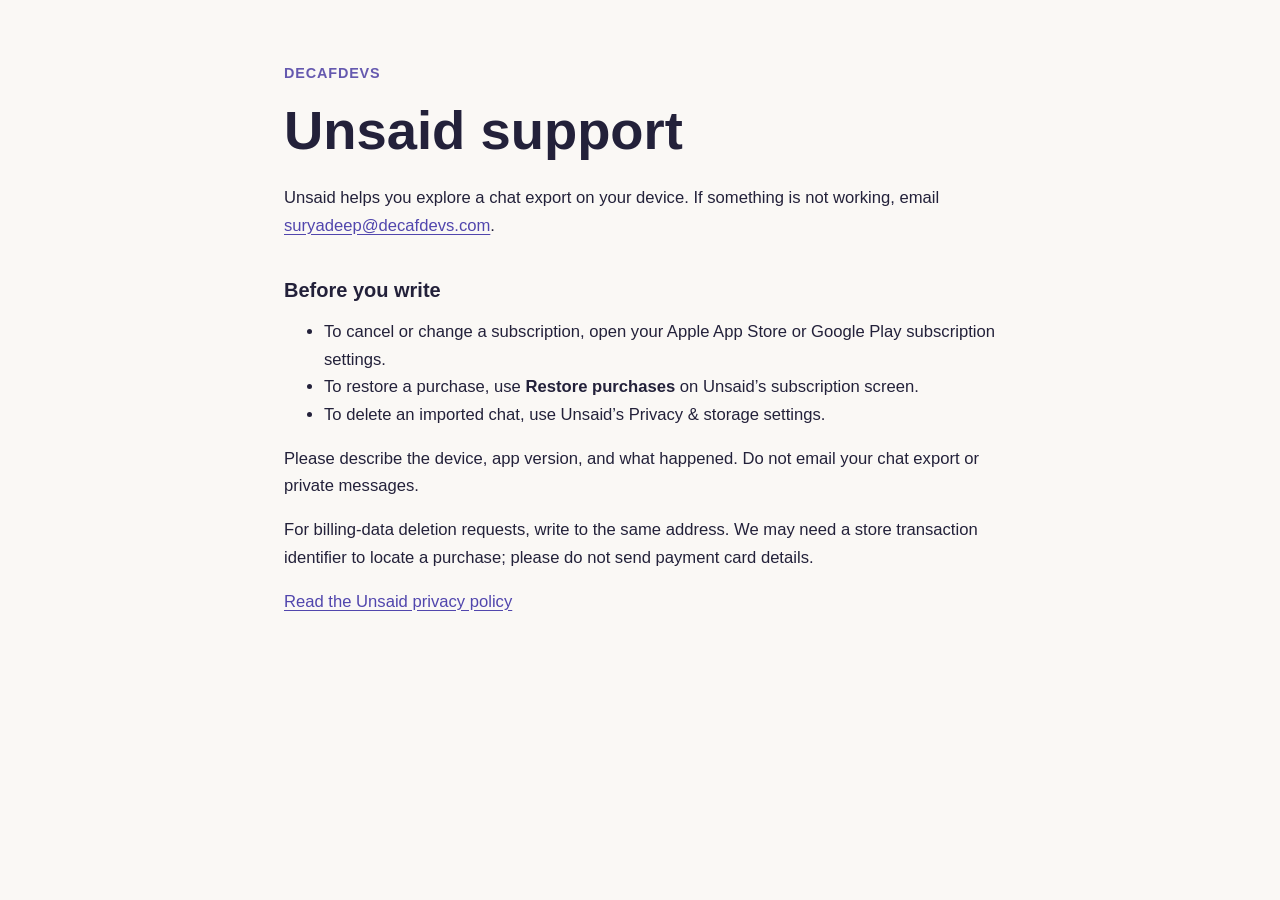
<file: index.html>
<!DOCTYPE html>
<html lang="en">
  <head>
    <meta charset="utf-8" />
    <meta name="viewport" content="width=device-width, initial-scale=1" />
    <meta name="color-scheme" content="light" />
    <title>Unsaid Support — DecafDevs</title>
    <link rel="stylesheet" href="style.css" />
  </head>
  <body>
    <main>
      <p class="eyebrow">DecafDevs</p>
      <h1>Unsaid support</h1>
      <p>
        Unsaid helps you explore a chat export on your device. If something is
        not working, email
        <a href="mailto:suryadeep@decafdevs.com?subject=Unsaid%20support"
          >suryadeep@decafdevs.com</a
        >.
      </p>
      <h2>Before you write</h2>
      <ul>
        <li>
          To cancel or change a subscription, open your Apple App Store or
          Google Play subscription settings.
        </li>
        <li>
          To restore a purchase, use <strong>Restore purchases</strong> on
          Unsaid’s subscription screen.
        </li>
        <li>
          To delete an imported chat, use Unsaid’s Privacy &amp; storage
          settings.
        </li>
      </ul>
      <p>
        Please describe the device, app version, and what happened. Do not email
        your chat export or private messages.
      </p>
      <p>
        For billing-data deletion requests, write to the same address. We may
        need a store transaction identifier to locate a purchase; please do not
        send payment card details.
      </p>
      <p><a href="privacy.html">Read the Unsaid privacy policy</a></p>
    </main>
  </body>
</html>
</file>
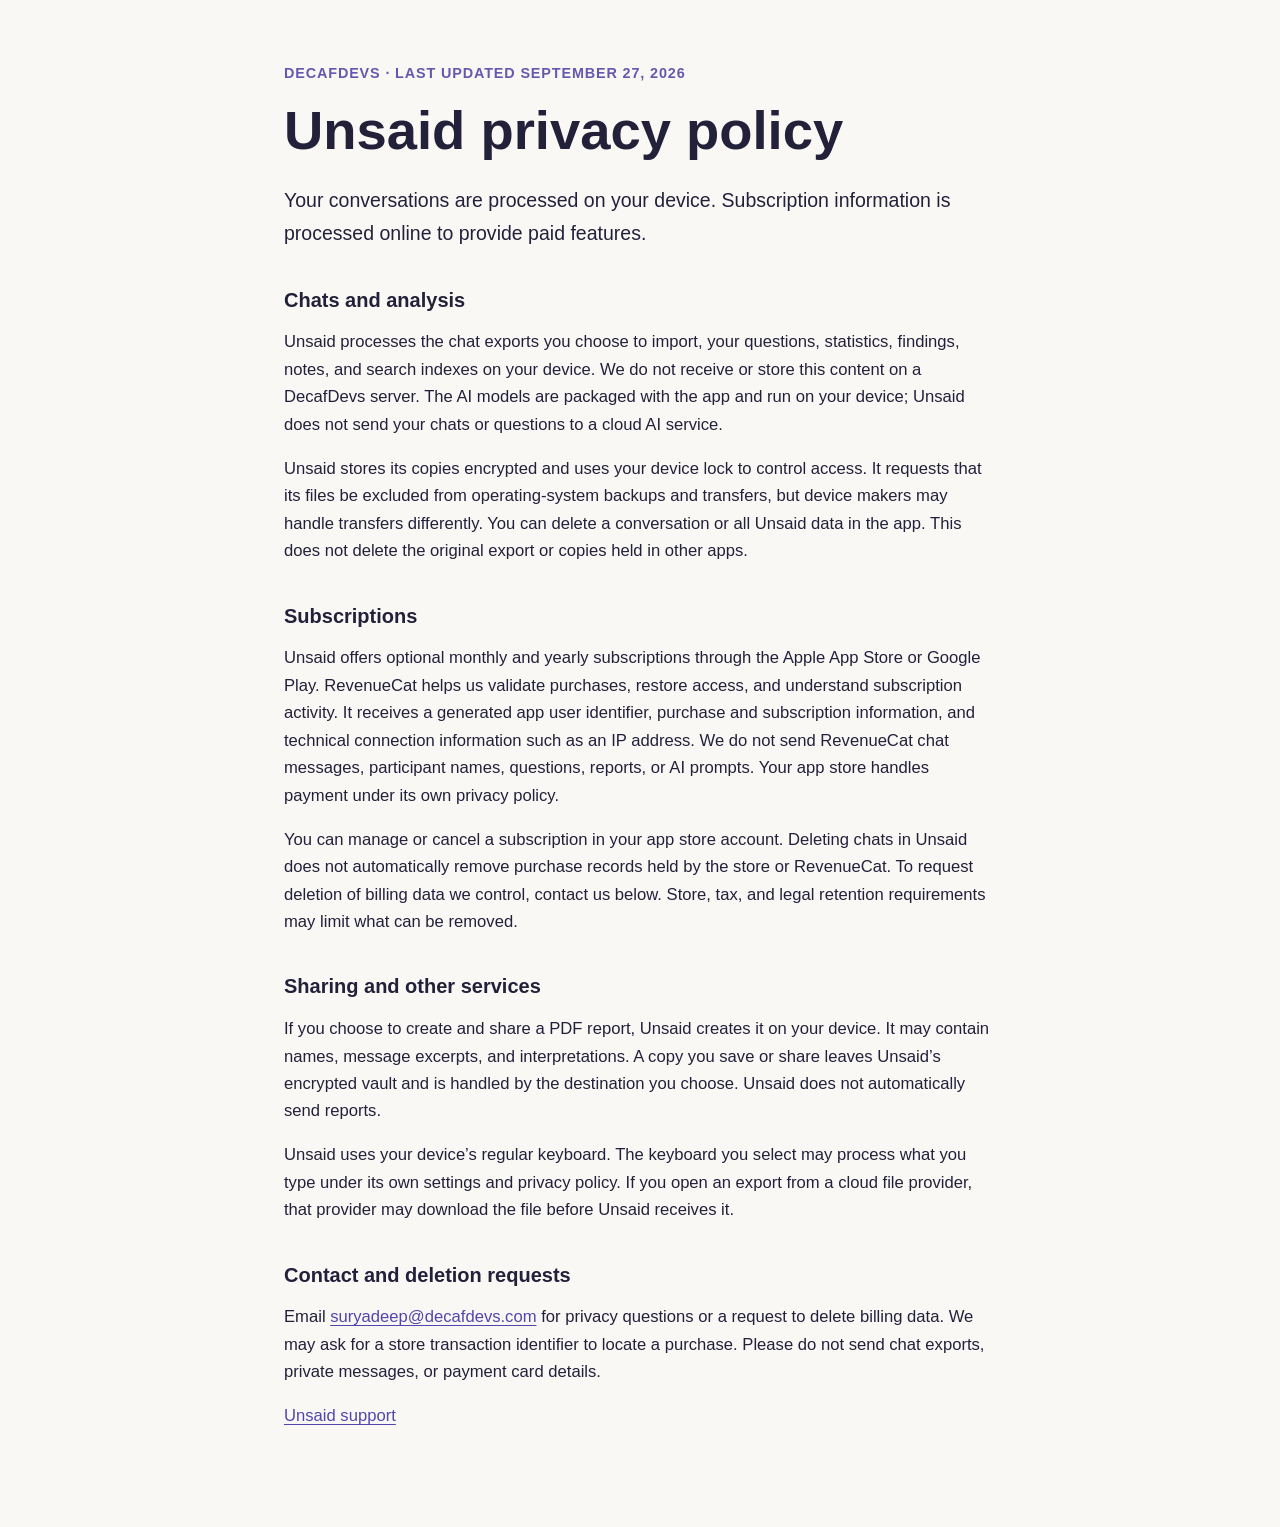
<file: privacy.html>
<!DOCTYPE html>
<html lang="en">
  <head>
    <meta charset="utf-8" />
    <meta name="viewport" content="width=device-width, initial-scale=1" />
    <meta name="color-scheme" content="light" />
    <title>Unsaid Privacy Policy — DecafDevs</title>
    <link rel="stylesheet" href="style.css" />
  </head>
  <body>
    <main>
      <p class="eyebrow">DecafDevs · Last updated September 27, 2026</p>
      <h1>Unsaid privacy policy</h1>
      <p class="lead">
        Your conversations are processed on your device. Subscription information
        is processed online to provide paid features.
      </p>

      <h2>Chats and analysis</h2>
      <p>
        Unsaid processes the chat exports you choose to import, your questions,
        statistics, findings, notes, and search indexes on your device. We do
        not receive or store this content on a DecafDevs server. The AI models
        are packaged with the app and run on your device; Unsaid does not send
        your chats or questions to a cloud AI service.
      </p>
      <p>
        Unsaid stores its copies encrypted and uses your device lock to control
        access. It requests that its files be excluded from operating-system
        backups and transfers, but device makers may handle transfers
        differently. You can delete a conversation or all Unsaid data in the
        app. This does not delete the original export or copies held in other
        apps.
      </p>

      <h2>Subscriptions</h2>
      <p>
        Unsaid offers optional monthly and yearly subscriptions through the
        Apple App Store or Google Play. RevenueCat helps us validate purchases,
        restore access, and understand subscription activity. It receives a
        generated app user identifier, purchase and subscription information,
        and technical connection information such as an IP address. We do not
        send RevenueCat chat messages, participant names, questions, reports, or
        AI prompts. Your app store handles payment under its own privacy policy.
      </p>
      <p>
        You can manage or cancel a subscription in your app store account.
        Deleting chats in Unsaid does not automatically remove purchase records
        held by the store or RevenueCat. To request deletion of billing data we
        control, contact us below. Store, tax, and legal retention requirements
        may limit what can be removed.
      </p>

      <h2>Sharing and other services</h2>
      <p>
        If you choose to create and share a PDF report, Unsaid creates it on
        your device. It may contain names, message excerpts, and interpretations.
        A copy you save or share leaves Unsaid’s encrypted vault and is handled
        by the destination you choose. Unsaid does not automatically send
        reports.
      </p>
      <p>
        Unsaid uses your device’s regular keyboard. The keyboard you select may
        process what you type under its own settings and privacy policy. If you
        open an export from a cloud file provider, that provider may download
        the file before Unsaid receives it.
      </p>

      <h2>Contact and deletion requests</h2>
      <p>
        Email
        <a href="mailto:suryadeep@decafdevs.com?subject=Unsaid%20privacy"
          >suryadeep@decafdevs.com</a
        >
        for privacy questions or a request to delete billing data. We may ask
        for a store transaction identifier to locate a purchase. Please do not
        send chat exports, private messages, or payment card details.
      </p>
      <p><a href="index.html">Unsaid support</a></p>
    </main>
  </body>
</html>
</file>
<file: style.css>
:root {
  color-scheme: light;
  font-family: -apple-system, BlinkMacSystemFont, 'Segoe UI', sans-serif;
  color: #23213a;
  background: #faf8f5;
}
* {
  box-sizing: border-box;
}
body {
  margin: 0;
}
main {
  max-width: 760px;
  margin: 0 auto;
  padding: 48px 24px 80px;
}
.eyebrow {
  color: #6559af;
  font-size: 0.9rem;
  font-weight: 700;
  letter-spacing: 0.06em;
  text-transform: uppercase;
}
h1 {
  font-size: clamp(2.2rem, 6vw, 3.4rem);
  line-height: 1.1;
  margin: 12px 0 24px;
}
h2 {
  font-size: 1.25rem;
  margin: 40px 0 10px;
}
p,
li {
  font-size: 1.04rem;
  line-height: 1.65;
}
.lead {
  font-size: 1.22rem;
}
a {
  color: #5146ad;
  text-underline-offset: 3px;
}
a:focus-visible {
  outline: 3px solid #5146ad;
  outline-offset: 3px;
}
</file>
